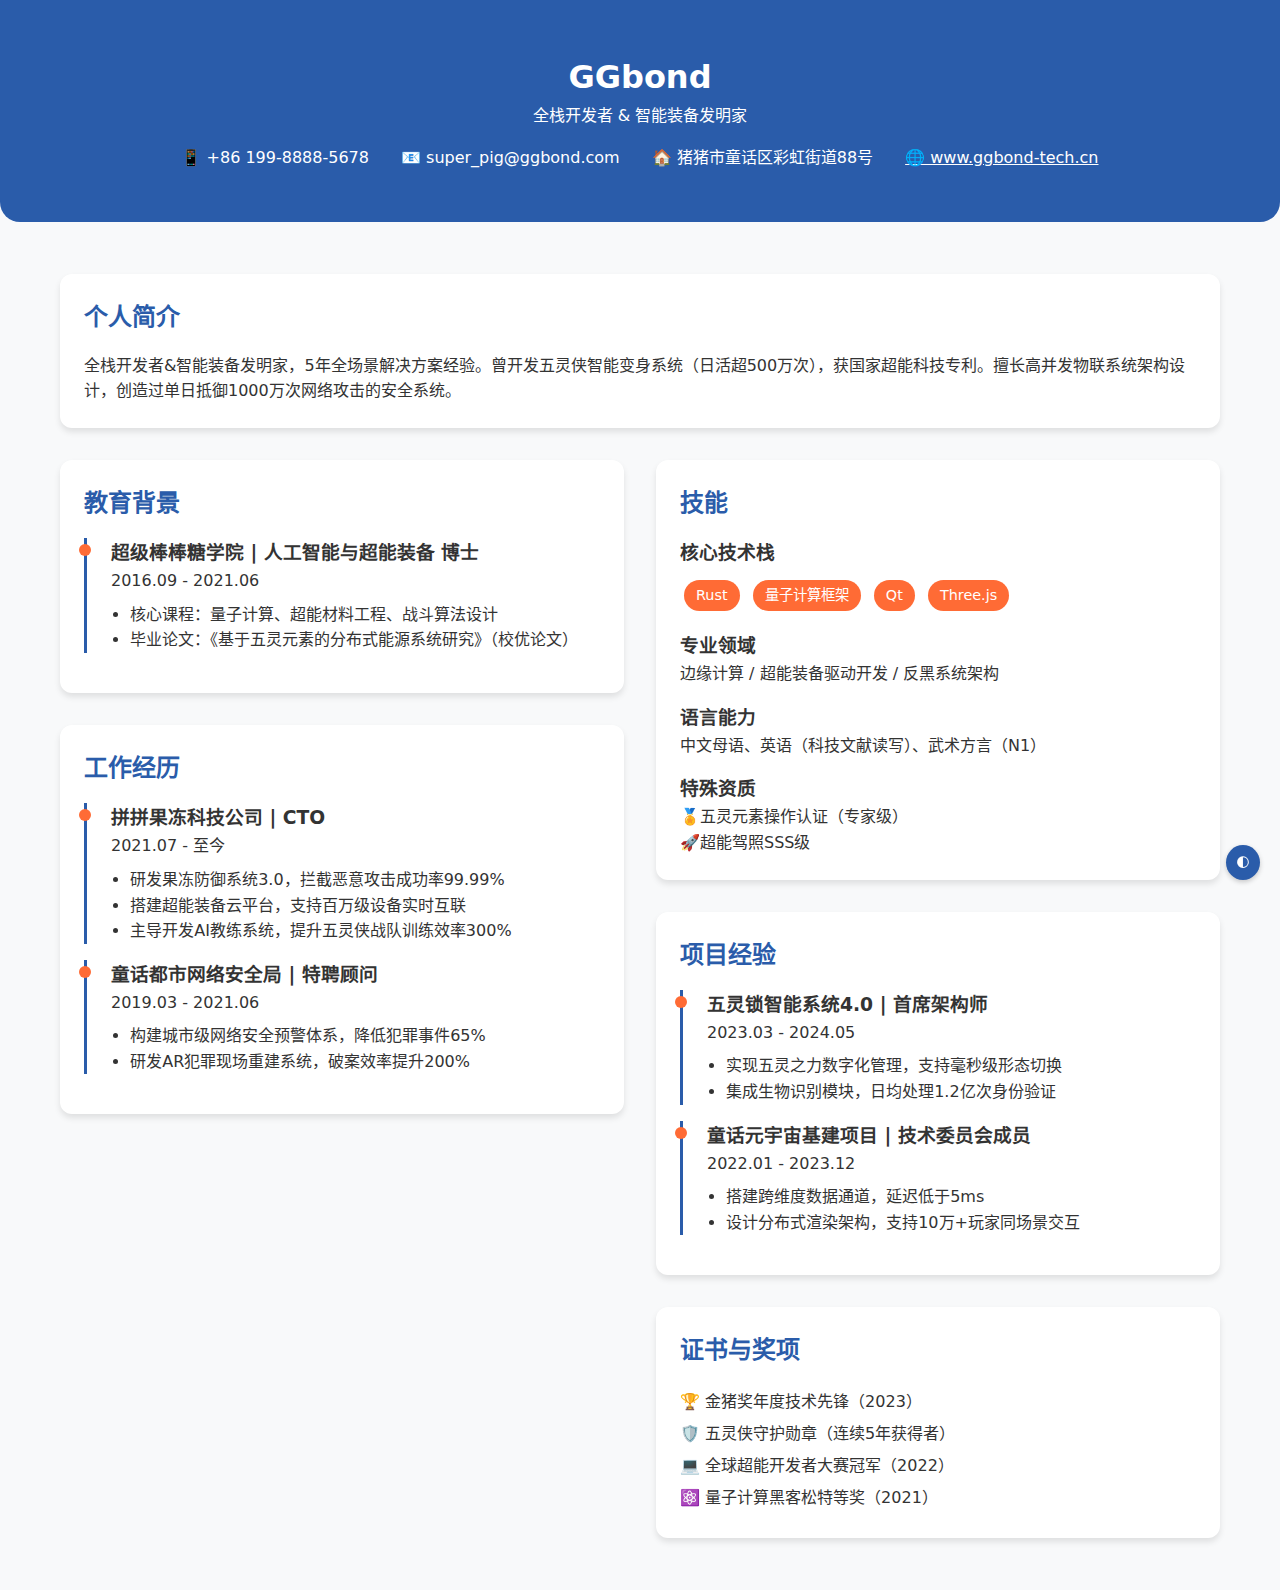
<file: index.html>
<!DOCTYPE html>
<html lang="zh-CN">
<head>
    <meta charset="UTF-8">
    <meta name="viewport" content="width=device-width, initial-scale=1.0">
    <title>GGbond - 全栈开发者简历</title>
    <link rel="stylesheet" href="style.css">
</head>
<body>
    <button id="theme-toggle" title="切换主题">🌓</button>
    
    <header class="header">
        <div class="container">
            <h1>GGbond</h1>
            <p>全栈开发者 & 智能装备发明家</p>
            <div class="contact-info">
                <span>📱 +86 199-8888-5678</span>
                <span>📧 super_pig@ggbond.com</span>
                <span>🏠 猪猪市童话区彩虹街道88号</span>
                <a href="https://www.ggbond-tech.cn" style="color: white;">🌐 www.ggbond-tech.cn</a>
            </div>
        </div>
    </header>

    <main class="container">
        <section class="section-card">
            <h2 style="color: var(--primary-color); margin-bottom: 1rem;">个人简介</h2>
            <p>全栈开发者&智能装备发明家，5年全场景解决方案经验。曾开发五灵侠智能变身系统（日活超500万次），获国家超能科技专利。擅长高并发物联系统架构设计，创造过单日抵御1000万次网络攻击的安全系统。</p>
        </section>

        <div class="columns">
            <div>
                <section class="section-card">
                    <h2 style="color: var(--primary-color); margin-bottom: 1rem;">教育背景</h2>
                    <div class="timeline-item">
                        <h3>超级棒棒糖学院 | 人工智能与超能装备 博士</h3>
                        <p>2016.09 - 2021.06</p>
                        <ul style="margin-top: 0.5rem; padding-left: 1.2rem;">
                            <li>核心课程：量子计算、超能材料工程、战斗算法设计</li>
                            <li>毕业论文：《基于五灵元素的分布式能源系统研究》（校优论文）</li>
                        </ul>
                    </div>
                </section>

                <section class="section-card">
                    <h2 style="color: var(--primary-color); margin-bottom: 1rem;">工作经历</h2>
                    <div class="timeline-item">
                        <h3>拼拼果冻科技公司 | CTO</h3>
                        <p>2021.07 - 至今</p>
                        <ul style="margin-top: 0.5rem; padding-left: 1.2rem;">
                            <li>研发果冻防御系统3.0，拦截恶意攻击成功率99.99%</li>
                            <li>搭建超能装备云平台，支持百万级设备实时互联</li>
                            <li>主导开发AI教练系统，提升五灵侠战队训练效率300%</li>
                        </ul>
                    </div>
                    <div class="timeline-item">
                        <h3>童话都市网络安全局 | 特聘顾问</h3>
                        <p>2019.03 - 2021.06</p>
                        <ul style="margin-top: 0.5rem; padding-left: 1.2rem;">
                            <li>构建城市级网络安全预警体系，降低犯罪事件65%</li>
                            <li>研发AR犯罪现场重建系统，破案效率提升200%</li>
                        </ul>
                    </div>
                </section>
            </div>

            <div>
                <section class="section-card">
                    <h2 style="color: var(--primary-color); margin-bottom: 1rem;">技能</h2>
                    <div>
                        <h3>核心技术栈</h3>
                        <div style="margin: 0.5rem 0;">
                            <span class="skill-tag">Rust</span>
                            <span class="skill-tag">量子计算框架</span>
                            <span class="skill-tag">Qt</span>
                            <span class="skill-tag">Three.js</span>
                        </div>

                        <h3 style="margin-top: 1rem;">专业领域</h3>
                        <p>边缘计算 / 超能装备驱动开发 / 反黑系统架构</p>

                        <h3 style="margin-top: 1rem;">语言能力</h3>
                        <p>中文母语、英语（科技文献读写）、武术方言（N1）</p>

                        <h3 style="margin-top: 1rem;">特殊资质</h3>
                        <p>🏅五灵元素操作认证（专家级）<br>🚀超能驾照SSS级</p>
                    </div>
                </section>

                <section class="section-card">
                    <h2 style="color: var(--primary-color); margin-bottom: 1rem;">项目经验</h2>
                    <div class="timeline-item">
                        <h3>五灵锁智能系统4.0 | 首席架构师</h3>
                        <p>2023.03 - 2024.05</p>
                        <ul style="margin-top: 0.5rem; padding-left: 1.2rem;">
                            <li>实现五灵之力数字化管理，支持毫秒级形态切换</li>
                            <li>集成生物识别模块，日均处理1.2亿次身份验证</li>
                        </ul>
                    </div>
                    <div class="timeline-item">
                        <h3>童话元宇宙基建项目 | 技术委员会成员</h3>
                        <p>2022.01 - 2023.12</p>
                        <ul style="margin-top: 0.5rem; padding-left: 1.2rem;">
                            <li>搭建跨维度数据通道，延迟低于5ms</li>
                            <li>设计分布式渲染架构，支持10万+玩家同场景交互</li>
                        </ul>
                    </div>
                </section>

                <section class="section-card">
                    <h2 style="color: var(--primary-color); margin-bottom: 1rem;">证书与奖项</h2>
                    <div id="awards-container" style="line-height: 2;"></div>
                </section>
            </div>
        </div>
    </main>

    <script src="script.js"></script>
</body>
</html>
</file>
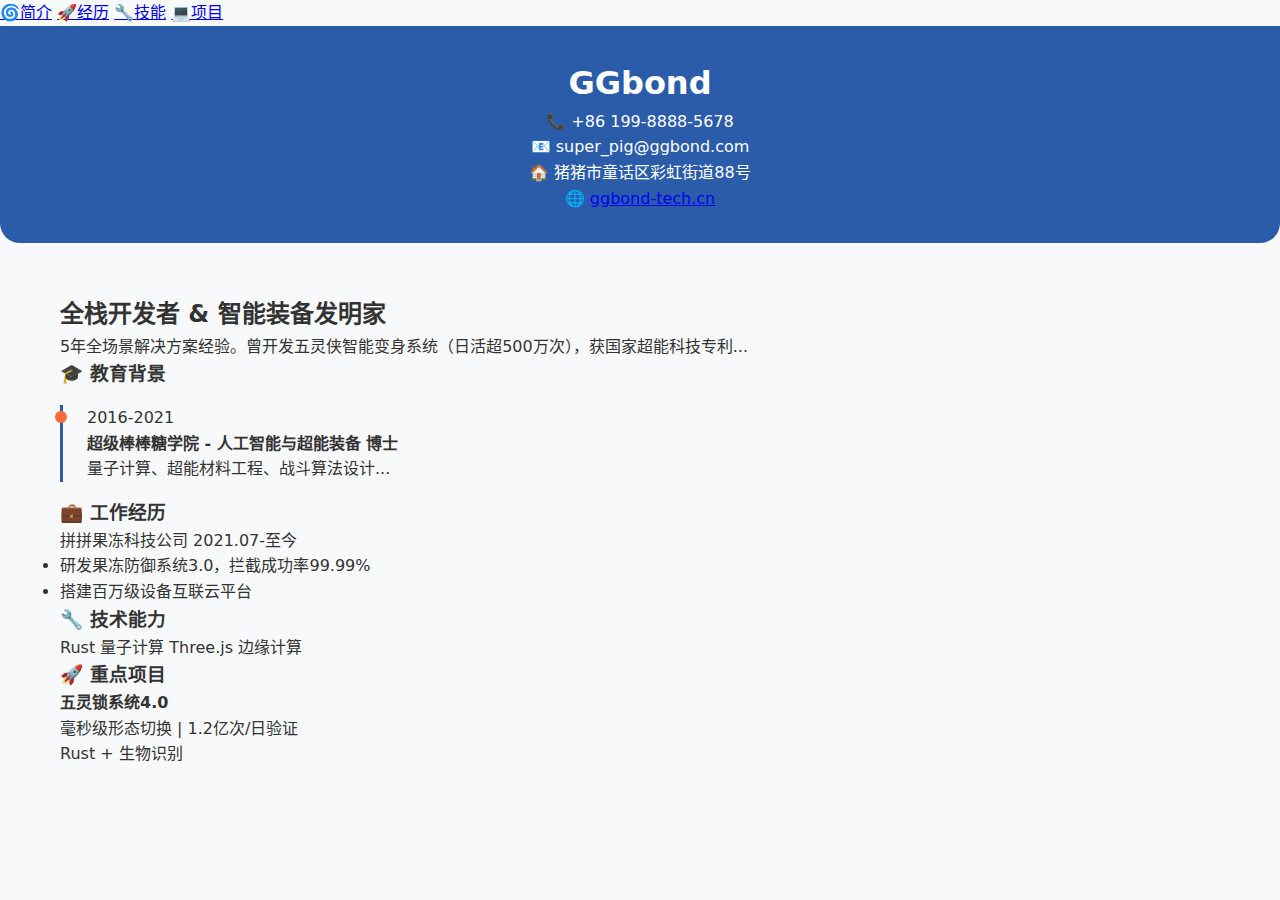
<file: resume.html>
<!DOCTYPE html>
<html lang="zh-CN">
<head>
    <meta charset="UTF-8">
    <meta name="viewport" content="width=device-width, initial-scale=1.0">
    <title>GGbond - 智能装备专家简历</title>
    <link rel="stylesheet" href="style.css">
</head>
<body>
    <!-- 浮动导航 -->
    <nav class="quick-nav">
        <a href="#profile" class="nav-item">🌀简介</a>
        <a href="#experience" class="nav-item">🚀经历</a>
        <a href="#skills" class="nav-item">🔧技能</a>
        <a href="#projects" class="nav-item">💻项目</a>
    </nav>

    <header class="header">
        <h1 class="title">GGbond</h1>
        <div class="contact-grid">
            <div>📞 +86 199-8888-5678</div>
            <div>📧 super_pig@ggbond.com</div>
            <div>🏠 猪猪市童话区彩虹街道88号</div>
            <div>🌐 <a href="https://www.ggbond-tech.cn">ggbond-tech.cn</a></div>
        </div>
    </header>

    <main class="container">
        <section id="profile" class="card">
            <h2>全栈开发者 & 智能装备发明家</h2>
            <p class="animated-text">5年全场景解决方案经验。曾开发五灵侠智能变身系统（日活超500万次），获国家超能科技专利...</p>
        </section>

        <!-- 教育背景 -->
        <section id="education" class="card">
            <h3>🎓 教育背景</h3>
            <div class="timeline">
                <div class="timeline-item">
                    <div class="timeline-year">2016-2021</div>
                    <div class="timeline-content">
                        <h4>超级棒棒糖学院 - 人工智能与超能装备 博士</h4>
                        <p>量子计算、超能材料工程、战斗算法设计...</p>
                    </div>
                </div>
            </div>
        </section>

        <!-- 工作经历 -->
        <section id="experience" class="card">
            <h3>💼 工作经历</h3>
            <div class="experience-item">
                <div class="job-header">
                    <span class="company">拼拼果冻科技公司</span>
                    <span class="duration">2021.07-至今</span>
                </div>
                <ul class="achievements">
                    <li>研发果冻防御系统3.0，拦截成功率99.99%</li>
                    <li>搭建百万级设备互联云平台</li>
                </ul>
            </div>
        </section>

        <!-- 技能部分 -->
        <section id="skills" class="card">
            <h3>🔧 技术能力</h3>
            <div class="skill-cloud">
                <span class="skill-item elite">Rust</span>
                <span class="skill-item elite">量子计算</span>
                <span class="skill-item">Three.js</span>
                <span class="skill-item">边缘计算</span>
            </div>
        </section>

        <!-- 项目经验 -->
        <section id="projects" class="card">
            <h3>🚀 重点项目</h3>
            <div class="project-grid">
                <div class="project-card">
                    <h4>五灵锁系统4.0</h4>
                    <p>毫秒级形态切换 | 1.2亿次/日验证</p>
                    <div class="tech-stack">Rust + 生物识别</div>
                </div>
            </div>
        </section>
    </main>

    <script src="script.js"></script>
</body>
</html>
</file>
<file: style.css>
/* 基础样式重置 */
* {
    margin: 0;
    padding: 0;
    box-sizing: border-box;
    font-family: 'Segoe UI', system-ui, sans-serif;
}

:root {
    --primary-color: #2A5CAA;  /* 主蓝色 */
    --accent-color: #FF6B35;   /* 强调橙色 */
    --text-color: #333;
    --bg-color: #f8f9fa;
    --card-bg: white;
}

/* 暗黑模式变量 */
.dark-mode {
    --text-color: #e0e0e0;
    --bg-color: #1a1a1a;
    --card-bg: #2d2d2d;
}

body {
    background-color: var(--bg-color);
    color: var(--text-color);
    line-height: 1.6;
    transition: all 0.3s ease;
}

/* 布局容器 */
.container {
    max-width: 1200px;
    margin: 0 auto;
    padding: 20px;
}

/* 头部样式 */
.header {
    text-align: center;
    padding: 2rem 0;
    background: var(--primary-color);
    color: white;
    margin-bottom: 2rem;
    border-radius: 0 0 20px 20px;
}

.contact-info {
    display: flex;
    justify-content: center;
    gap: 2rem;
    flex-wrap: wrap;
    margin-top: 1rem;
}

/* 卡片式布局 */
.section-card {
    background: var(--card-bg);
    padding: 1.5rem;
    border-radius: 12px;
    box-shadow: 0 4px 6px rgba(0,0,0,0.1);
    margin-bottom: 2rem;
}

/* 两栏布局 */
.columns {
    display: grid;
    grid-template-columns: 1fr 1fr;
    gap: 2rem;
}

/* 技能标签样式 */
.skill-tag {
    display: inline-block;
    background: var(--accent-color);
    color: white;
    padding: 4px 12px;
    border-radius: 20px;
    margin: 4px;
    font-size: 0.9em;
}

/* 时间线样式 */
.timeline-item {
    border-left: 3px solid var(--primary-color);
    padding-left: 1.5rem;
    margin: 1rem 0;
    position: relative;
}

.timeline-item::before {
    content: '';
    width: 12px;
    height: 12px;
    background: var(--accent-color);
    border-radius: 50%;
    position: absolute;
    left: -8px;
    top: 6px;
}

/* 暗黑模式切换按钮 */
#theme-toggle {
    position: fixed;
    bottom: 20px;
    right: 20px;
    padding: 10px;
    border-radius: 50%;
    border: none;
    background: var(--primary-color);
    color: white;
    cursor: pointer;
    box-shadow: 0 2px 5px rgba(0,0,0,0.2);
}

/* 响应式设计 */
@media (max-width: 768px) {
    .columns {
        grid-template-columns: 1fr;
    }
    
    .contact-info {
        flex-direction: column;
        align-items: center;
    }
}
</file>
